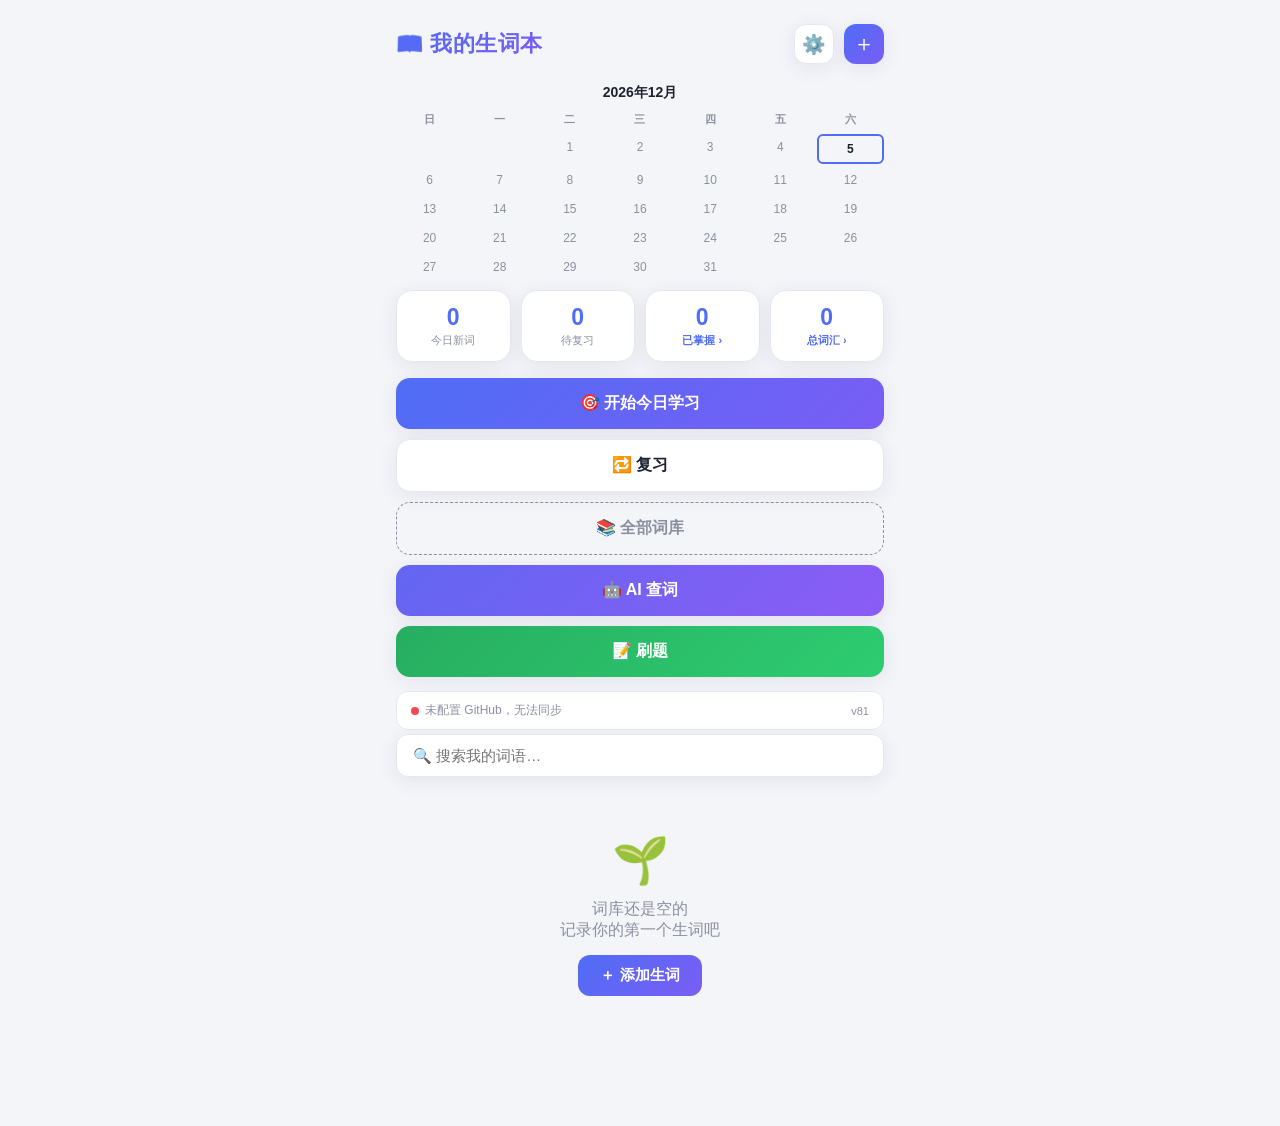
<file: index.html>
<!DOCTYPE html>
<html lang="zh-CN">
<head>
<meta charset="UTF-8">
<meta name="viewport" content="width=device-width, initial-scale=1.0, maximum-scale=1.0, user-scalable=no">
<title>我的生词本</title>
<link rel="stylesheet" href="style.css?v=84">
</head>
<body>
<div id="app">
  <!-- 顶栏 -->
  <header class="topbar">
    <div class="brand">📖 我的生词本</div>
    <div class="top-actions">
      <button class="icon-btn" id="btnSettings" title="设置">⚙️</button>
      <button class="icon-btn add" id="btnAdd" title="添加生词">＋</button>
    </div>
  </header>

  <!-- 学习热力图 -->
  <div class="heatmap" id="heatmap"></div>

  <!-- 今日摘要卡 -->
  <div class="summary" id="summary">
    <div class="sum-cell"><div class="num" id="sNew">0</div><div class="lbl">今日新词</div></div>
    <div class="sum-cell"><div class="num" id="sDue">0</div><div class="lbl">待复习</div></div>
    <div class="sum-cell clickable" id="masteredCell" data-stat="mastered"><div class="num" id="sMastered">0</div><div class="lbl">已掌握 ›</div></div>
    <div class="sum-cell clickable" id="totalCell" data-goto="library"><div class="num" id="sTotal">0</div><div class="lbl">总词汇 ›</div></div>
  </div>

  <!-- 主操作按钮 -->
  <div class="actions">
    <button class="main-btn primary" id="btnStudy">🎯 开始今日学习</button>
    <button class="main-btn" id="btnReview">🔁 复习</button>
    <button class="main-btn ghost" id="btnLibrary">📚 全部词库</button>
    <button class="main-btn ai-query-btn" id="btnAiLookupHome">🤖 AI 查词</button>
    <button class="main-btn quiz-btn" id="btnQuiz">📝 刷题</button>
  </div>

  <!-- 同步状态条 -->
  <div class="sync-bar" id="syncBar">
    <span class="sync-dot" id="syncDot"></span>
    <span class="sync-text" id="syncText">检查中…</span>
    <span class="sync-ver">v81</span>
  </div>

  <!-- 词库搜索 -->
  <div class="searchbar">
    <input id="searchInput" type="text" placeholder="🔍 搜索我的词语…">
  </div>

  <!-- 视图容器 -->
  <div id="view" class="view"></div>
</div>

<!-- 学习覆盖层 -->
<div id="overlay" class="overlay hidden">
  <div class="card-scene">
    <div class="card-progress">
      <span id="cardLabel">今日新词</span>
      <span class="prog-label" id="cardPosition">1 / 20</span>
      <button class="study-exit" id="studyExit" title="退出学习">✕</button>
    </div>
    <div class="flip-card" id="flipCard">
      <div class="flip-inner">
        <!-- 正面：词 + 输入理解 -->
        <div class="flip-face front" id="cardFront">
          <div class="front-body">
            <div class="flip-word" id="frontWord"></div>
            <div class="front-inputs">
              <label>你的理解 <span class="inp-hint">（词义、侧重一起写，意思对就行）</span></label>
              <textarea id="sMeaning" rows="3" placeholder="你理解的词义和适用语境…"></textarea>
              <label>感情色彩</label>
              <input id="sTone" placeholder="你判断它的感情色彩…">
            </div>
            <button class="ai-submit-btn" id="btnAiSubmit">🤖 提交 AI 判定</button>
            <button class="skip-btn" id="btnSkipWord">我不会</button>
          </div>
        </div>
        <!-- 背面：AI 评价 + 完整释义 + 自评 -->
        <div class="flip-face back" id="cardBack">
          <div class="back-body">
            <div class="ai-verdict" id="aiVerdict">
              <div class="ai-label">🤖 AI 评价</div>
              <div class="ai-text" id="aiText"></div>
            </div>
            <div class="back-word" id="backWord"></div>
            <div class="back-content" id="backContent"></div>
            <div class="grade-row self-grade" id="gradeRow">
              <button class="grade bad" data-grade="0">很陌生</button>
              <button class="grade hard" data-grade="1">有点难</button>
              <button class="grade good" data-grade="2">记住了</button>
              <button class="grade easy" data-grade="3">很简单</button>
            </div>
          </div>
        </div>
      </div>
    </div>
  </div>
</div>

<!-- 编辑器 -->
<div id="editor" class="modal fullscreen hidden">
  <div class="editor-sheet">
    <div class="editor-head">
      <span class="editor-title" id="editorTitle">记录生词</span>
      <span class="ai-lookup-btn" id="btnAiLookup">🤖 AI 查词</span>
      <button class="editor-close" data-close>✕</button>
    </div>
    <div class="editor-body">
      <div class="editor-field"><label>词语 / 成语</label><input id="eWord" autocomplete="off"><div class="dup-hint hidden" id="eDupHint"></div></div>
      <div class="editor-field">
        <div class="field-head"><label>释义</label><span class="md-toggle" id="eMeaningToggle">👁 实时预览</span></div>
        <textarea id="eMeaning" rows="3" class="auto-grow"></textarea>
        <div class="md-preview hidden" id="eMeaningPreview"></div>
      </div>
      <div class="editor-field">
        <div class="field-head"><label>侧重</label><span class="md-toggle" id="eFocusToggle">👁 实时预览</span></div>
        <textarea id="eFocus" rows="3" class="auto-grow"></textarea>
        <div class="md-preview hidden" id="eFocusPreview"></div>
      </div>
      <div class="editor-field">
        <div class="field-head"><label>感情色彩</label></div>
        <input id="eTone">
      </div>
      <div class="editor-field">
        <div class="field-head"><label>常见搭配</label><span class="md-toggle" id="eCollocationToggle">👁 实时预览</span></div>
        <textarea id="eCollocation" rows="3" class="auto-grow"></textarea>
        <div class="md-preview hidden" id="eCollocationPreview"></div>
      </div>
      <div class="editor-field">
        <div class="field-head"><label>易错易混</label><span class="md-toggle" id="eMisconstrueToggle">👁 实时预览</span></div>
        <textarea id="eMisconstrue" rows="3" class="auto-grow"></textarea>
        <div class="md-preview hidden" id="eMisconstruePreview"></div>
      </div>
      <!-- 自定义栏目 -->
      <div class="editor-field">
        <div class="field-head"><label>自定义栏目</label><span class="add-custom" id="eAddCustom">＋ 添加栏目</span></div>
        <div id="eCustomFields"></div>
        <div class="custom-tip"></div>
      </div>
    </div>
    <div class="editor-footer"><button class="save-btn" id="eSave">保存</button></div>
  </div>
</div>

<!-- AI 查词面板（编辑器子面板） -->
<div id="aiLookup" class="modal fullscreen hidden">
  <div class="editor-sheet">
    <div class="editor-head">
      <span class="editor-title">🤖 AI 查词</span>
      <span class="ai-model-indicator" id="aiLookupModel"></span>
      <button class="editor-close" id="aiLookupClose">✕</button>
    </div>
    <div class="editor-body">
      <div class="editor-field"><label>输入词语 / 成语</label><input id="aiWord" placeholder="如：沆瀣一气" autocomplete="off"></div>
      <button class="save-btn" id="btnAiLookupGo" style="margin:0 0 16px">查询 AI 解析</button>
      <div class="ai-result" id="aiResult">
        <div class="ai-result-loading hidden" id="aiLoading">正在请求 AI…</div>
        <div class="ai-result-content hidden" id="aiResultContent"></div>
        <button class="save-btn ai-save hidden" id="btnAiSave" style="background:#27ae60;margin-top:14px">⬇️ 一键保存为词条</button>
      </div>
    </div>
  </div>
</div>

<!-- 设置面板 -->
<div id="settings" class="modal hidden">
  <div class="editor-sheet">
    <div class="editor-head">
      <span class="editor-title">设置与同步</span>
      <button class="editor-close" data-close>✕</button>
    </div>
    <div class="editor-body">
      <div class="form-group"><label>每日新词数量</label><input id="sDaily" type="number" min="1" max="100" value="20"></div>
      <div class="form-group"><label>主题</label><select id="sTheme"><option value="light">浅色</option><option value="dark">深色</option></select></div>
      <div class="form-block-title">☁️ GitHub 自动同步</div>
      <div class="form-group"><label>用户名</label><input id="ghUser" placeholder="username"></div>
      <div class="form-group"><label>仓库名</label><input id="ghRepo" placeholder="repo"></div>
      <div class="form-group"><label>分支</label><input id="ghBranch" placeholder="main"></div>
      <div class="form-group"><label>Token（存本机）</label><input id="ghToken" type="password" placeholder="github_pat_..."></div>
      <div class="set-actions">
        <button class="save-btn" id="sSave">保存设置</button>
        <button class="secondary-btn" id="sPull">⬇️ 拉取仓库</button>
        <button class="secondary-btn" id="sPush">☁️ 立即同步</button>
        <button class="secondary-btn" id="sExport">导出备份</button>
      </div>
      <div style="font-size:12px;color:var(--muted);line-height:1.7;margin-top:8px">词条存 words.json，进度存 progress.json。Token 只存本机，不进仓库。</div>
      <div class="form-block-title" style="margin-top:16px">🤖 AI 设置（学习自测 &amp; 查词）</div>
      <div class="ai-profiles" id="aiProfiles">
        <!-- 动态生成多个 API 配置 -->
      </div>
      <button class="secondary-btn" id="btnAddAiProfile" style="margin-bottom:12px;width:100%">＋ 添加 API 配置</button>
      <div class="form-group"><label>自定义查词提示词（可用 `{词语}` 占位）</label><textarea id="aiPromptTmpl" rows="3"></textarea></div>
      <div class="form-group"><label>自定义自测提示词（可用 `{词语}`/`{标准信息}`/`{用户输入}` 占位）</label><textarea id="aiSelfPromptTmpl" rows="3"></textarea></div>
      <div style="font-size:11px;color:var(--muted);line-height:1.6">API Key 只有本机，不上传仓库。提示词留空时使用内置默认（默认内容已显示在框内）。</div>
    </div>
  </div>
</div>

<!-- 刷题页面 -->
<div id="quizPage" class="quiz-container hidden">
  <!-- 阶段1：统计首页 -->
  <div class="quiz-head">
    <span class="quiz-title">📝 逻辑填空刷题</span>
    <button class="quiz-close" id="quizClose">✕</button>
  </div>
  <div class="quiz-body" id="quizHome">
    <div class="quiz-stats-cards">
      <div class="qs-card">
        <div class="qs-num" id="qsTotal">578</div>
        <div class="qs-lbl">总题数</div>
      </div>
      <div class="qs-card">
        <div class="qs-num" id="qsDone">0</div>
        <div class="qs-lbl">已答题</div>
      </div>
      <div class="qs-card">
        <div class="qs-num" id="qsFresh">578</div>
        <div class="qs-lbl">未做</div>
      </div>
      <div class="qs-card accent">
        <div class="qs-num" id="qsAcc">--%</div>
        <div class="qs-lbl">正确率</div>
      </div>
    </div>
    <div class="qs-meta">
      <div class="qs-row"><span>✅ 正确</span><span id="qsCorrect">0</span></div>
      <div class="qs-row"><span>❌ 错误</span><span id="qsWrong">0</span></div>
      <div class="qs-row"><span>🔄 错题待复习</span><span id="qsWrongPool">0</span></div>
      <div class="qs-row"><span>⭐ 已掌握</span><span id="qsMastered">0</span></div>
    </div>
    <div class="qs-start">
      <span class="qs-start-label">每批抽取</span>
      <input type="number" id="quizBatchSize" value="20" min="5" max="200">
      <span>题</span>
      <button class="qs-start-btn" id="quizStartBtn">开始答题</button>
    </div>
  </div>
  <!-- 阶段2：答题界面 -->
  <div class="quiz-body hidden" id="quizBody"></div>
  <div class="quiz-foot hidden" id="quizFoot">
    <button class="quiz-prev" id="quizPrev">上一题</button>
    <span class="quiz-pos" id="quizPos">1/20</span>
    <button class="quiz-next" id="quizNext">下一题</button>
    <button class="quiz-end" id="quizEnd">结束</button>
  </div>
</div>

<div id="toast" class="toast hidden"></div>

<script src="app.js?v=81"></script>
</body>
</html>
</file>
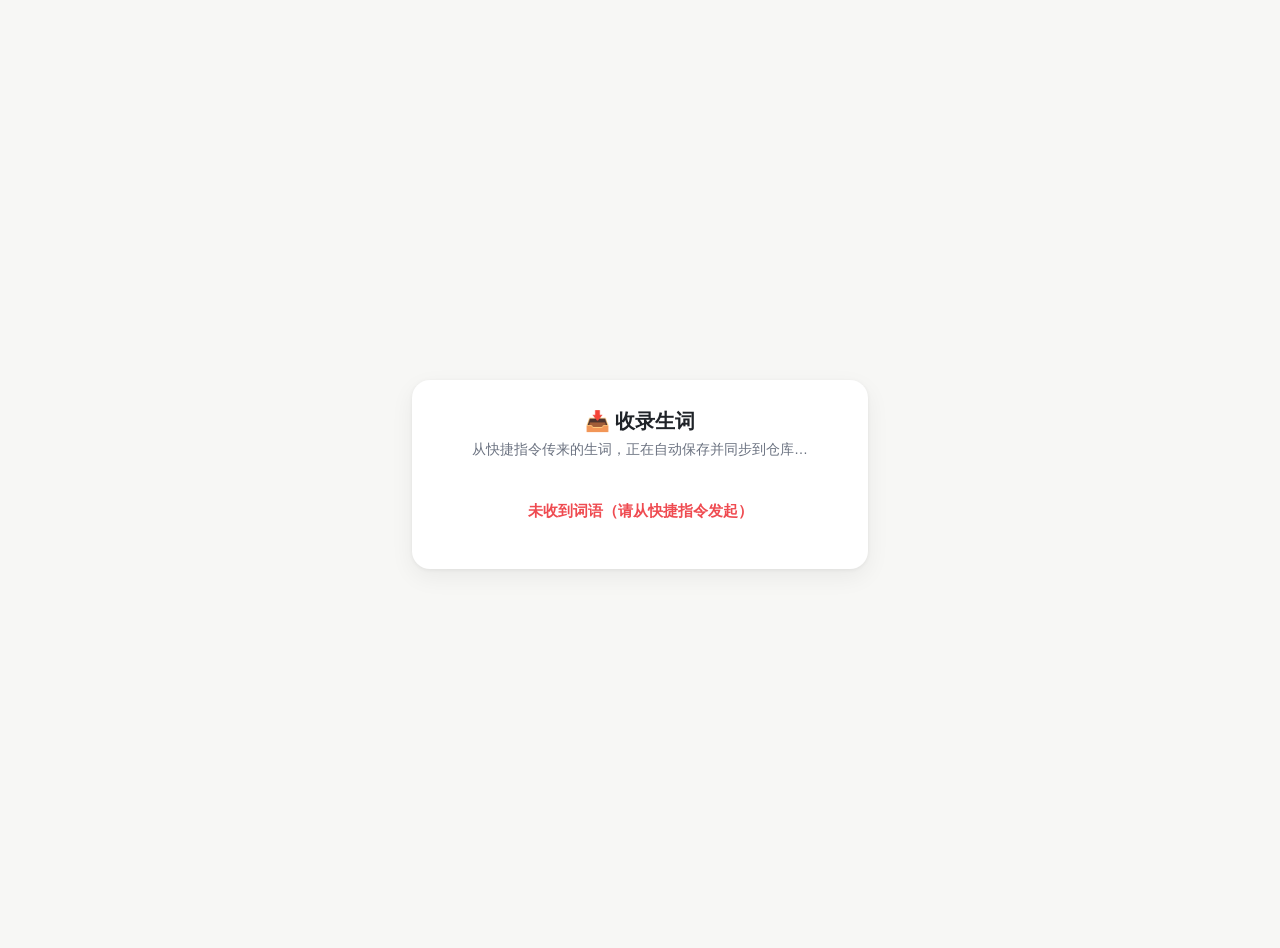
<file: capture.html>
<!DOCTYPE html>
<html lang="zh-CN">
<head>
<meta charset="UTF-8">
<meta name="viewport" content="width=device-width, initial-scale=1.0">
<title>收录生词</title>
<style>
body{font-family:-apple-system,BlinkMacSystemFont,"PingFang SC","Microsoft YaHei",sans-serif;background:#f7f7f5;color:#1f2328;margin:0;min-height:100vh;display:flex;align-items:center;justify-content:center;padding:24px;}
.box{background:#fff;border-radius:18px;box-shadow:0 1px 4px rgba(0,0,0,.06),0 8px 24px rgba(0,0,0,.06);padding:28px;max-width:400px;width:100%;text-align:center;}
h1{font-size:20px;font-weight:800;margin:0 0 6px;}
p.sub{color:#6b7280;font-size:14px;margin:0 0 22px;}
.status{font-size:15px;line-height:1.7;min-height:60px;display:flex;align-items:center;justify-content:center;}
.ok{color:#27ae60;font-weight:700;}
.fail{color:#ef4b51;font-weight:700;}
.btn{display:inline-block;margin-top:14px;border:none;border-radius:10px;background:#1f2328;color:#fff;padding:12px 24px;font-size:15px;font-weight:600;cursor:pointer;text-decoration:none;}
</style>
</head>
<body>
<div class="box">
  <h1>📥 收录生词</h1>
  <p class="sub">从快捷指令传来的生词，正在自动保存并同步到仓库…</p>
  <div class="status" id="status">解析中…</div>
  <a class="btn" id="toApp" style="display:none" href="./index.html">去生词本查看</a>
</div>
<script>
(function(){
  async function main(){
    const status=document.getElementById('status'), toApp=document.getElementById('toApp');
    // 读取从快捷指令传来的数据（放在 location.hash 里）
    let data={};
    try{
      const h=decodeURIComponent(location.hash.replace(/^#capture\??/,''));
      // 支持两种：?word=&meaning= 或 JSON
      if(h.indexOf('{')===0){ data=JSON.parse(h); }
      else{
        const usp=new URLSearchParams(h.startsWith('?')?h:'?'+h);
        usp.forEach((v,k)=>{data[k]=v;});
      }
    }catch(e){ data={}; }
    const word=(data.word||'').trim(), meaning=(data.meaning||'').trim(), thinking=(data.thinking||'').trim();
    if(!word){ status.className='status fail'; status.textContent='未收到词语（请从快捷指令发起）'; return; }
    status.textContent=`收录：${word}`;
    toApp.style.display='inline-block';
    // 同步到 GitHub：走和主应用相同的逻辑（复用 app.js 的 window API 不可行，这里独立实现）
    try{
      const g=JSON.parse(localStorage.getItem('gk_gh')||'{}');
      if(!(g.token&&g.user&&g.repo)){ status.className='status fail'; status.innerHTML='未配置 GitHub。<br>请先在生词本 App 的设置里填写 token'; return; }
      const GH_API='https://api.github.com';
      async function ghGet(path){const r=await fetch(`${GH_API}/repos/${g.user}/${g.repo}/contents/${encodeURIComponent(path)}?ref=${encodeURIComponent(g.branch||'main')}`,{headers:{Authorization:`token ${g.token}`,Accept:'application/vnd.github+json'}});if(r.ok){const j=await r.json();return{content:decodeURIComponent(escape(atob(j.content.replace(/\n/g,'')))),sha:j.sha};}if(r.status===404)return{content:null,sha:null};return null;}
      async function ghPutText(path,text,msg){const url=`${GH_API}/repos/${g.user}/${g.repo}/contents/${encodeURIComponent(path)}`;const body={message:msg||'update',content:btoa(unescape(encodeURIComponent(text)))};const ex=await ghGet(path);if(ex&&ex.sha)body.sha=ex.sha;const r=await fetch(url,{method:'PUT',headers:{Authorization:`token ${g.token}`,Accept:'application/vnd.github+json'},body:JSON.stringify(body)});return r.ok;}
      // 读现有词库
      let words=[];const w=await ghGet('words.json');if(w&&w.content){try{words=JSON.parse(w.content);}catch(e){words=[];}}
      if(!Array.isArray(words))words=[];
      // 防重复（同词语则更新）
      const id='c'+Date.now().toString(36)+Math.random().toString(36).slice(2,6);
      const idx=words.findIndex(x=>x.word===word);
      const card={id,word,meaning,thinking,image:'',updated_at:new Date().toISOString()};
      if(idx>=0){card.id=words[idx].id;words[idx]=card;}else{words.push(card);}
      // 写回
      const okW=await ghPutText('words.json',JSON.stringify(words,null,2),'录入 '+word);
      if(okW){ status.className='status ok'; status.textContent=`✅ 已保存并同步「${word}」`; }
      else{ status.className='status fail'; status.textContent='提交仓库失败，请检查 token 权限'; }
    }catch(err){ status.className='status fail'; status.textContent='同步出错：'+err.message; }
  }
  if(document.readyState==='loading')document.addEventListener('DOMContentLoaded',main);else main();
})();
</script>
</body>
</html>
</file>
<file: style.css>
:root{
  --bg:#f4f5f9;
  --card:#ffffff;
  --primary:#4f6df5;
  --primary-d:#3b53d6;
  --text:#1c2230;
  --muted:#8b90a0;
  --border:#e6e8ef;
  --radius:16px;
  --shadow:0 4px 20px rgba(30,40,90,.08);
  --accent:#ff6b35;
  --bad:#ef4b51; --hard:#f5a623; --good:#27ae60; --easy:#2f80ed;
}
[data-theme=dark]{--bg:#12151d;--card:#1d2230;--text:#e8eaf2;--muted:#7d8398;--border:#2a3040;--shadow:0 4px 20px rgba(0,0,0,.4);}
*{box-sizing:border-box;-webkit-tap-highlight-color:transparent;}
html,body{margin:0;padding:0;}
body{font-family:-apple-system,BlinkMacSystemFont,"PingFang SC","Microsoft YaHei",sans-serif;background:var(--bg);color:var(--text);min-height:100vh;}
#app{max-width:520px;margin:0 auto;padding:16px 16px 90px;}

/* 顶栏 */
.topbar{display:flex;justify-content:space-between;align-items:center;padding:8px 0 14px;}
.brand{font-size:22px;font-weight:800;letter-spacing:.5px;background:linear-gradient(135deg,#4f6df5,#7a5df5);-webkit-background-clip:text;background-clip:text;-webkit-text-fill-color:transparent;}
.top-actions{display:flex;gap:10px;}
.icon-btn{background:var(--card);border:1px solid var(--border);border-radius:12px;width:40px;height:40px;font-size:19px;cursor:pointer;box-shadow:var(--shadow);display:flex;align-items:center;justify-content:center;color:var(--text);}
.icon-btn.add{background:linear-gradient(135deg,#4f6df5,#7a5df5);color:#fff;border:none;font-size:22px;}

/* 摘要 */
.summary{display:grid;grid-template-columns:repeat(4,1fr);gap:10px;margin-bottom:16px;}
.sum-cell{background:var(--card);border:1px solid var(--border);border-radius:var(--radius);padding:13px 6px;text-align:center;box-shadow:var(--shadow);}
.sum-cell.clickable{cursor:pointer;transition:transform .1s;}
.sum-cell.clickable:active{transform:scale(.96);}
.sum-cell .num{font-size:23px;font-weight:800;color:var(--primary);}
.sum-cell .lbl{font-size:11px;color:var(--muted);margin-top:2px;}
.sum-cell.clickable .lbl{color:var(--primary);font-weight:600;}

/* 主按钮 */
.actions{display:flex;flex-direction:column;gap:10px;margin-bottom:14px;}
.main-btn{border:none;border-radius:14px;padding:15px;font-size:16px;font-weight:700;cursor:pointer;background:var(--card);color:var(--text);border:1px solid var(--border);box-shadow:var(--shadow);}
.main-btn.primary{background:linear-gradient(135deg,#4f6df5,#7a5df5);color:#fff;border:none;}
.main-btn.ghost{background:transparent;border:1px dashed var(--muted);color:var(--muted);box-shadow:none;}
.main-btn.ai-query-btn{background:linear-gradient(135deg, #6366f1, #8b5cf6);color:#fff;border:none;}
/* 搜索 */
.searchbar input{width:100%;padding:12px 16px;border-radius:12px;border:1px solid var(--border);background:var(--card);color:var(--text);font-size:15px;box-shadow:var(--shadow);outline:none;margin-bottom:12px;}

/* 视图/词库 */
.view{margin-top:4px;}
.word-card{background:var(--card);border:1px solid var(--border);border-radius:var(--radius);padding:14px 16px;margin-bottom:10px;box-shadow:var(--shadow);}
.wc-top{display:flex;justify-content:space-between;align-items:center;}
.wc-word{font-size:18px;font-weight:800;}
.wc-tag{font-size:11px;color:var(--primary);background:rgba(79,109,245,.12);padding:3px 9px;border-radius:20px;flex:none;}
.wc-src-tag{font-size:10px;color:var(--accent);background:rgba(255,107,53,.08);padding:2px 6px;border-radius:8px;flex:none;margin-left:6px;}
.wc-foot{font-size:11px;color:var(--muted);margin-top:4px;display:flex;gap:8px;}
.wc-learn-info{font-size:11px;color:var(--muted);}
.wc-meaning{font-size:14px;color:var(--muted);margin:6px 0;}
.wc-think{font-size:13px;color:var(--text);border-left:3px solid var(--accent);padding-left:10px;margin-top:8px;line-height:1.6;background:rgba(255,107,53,.06);padding:8px 10px;border-radius:0 8px 8px 0;}
.wc-action{margin-top:8px;text-align:right;}
.wc-action button{border:1px solid var(--border);background:var(--card);color:var(--primary);border-radius:20px;padding:6px 14px;font-size:13px;cursor:pointer;margin-left:6px;}
.wc-action button.del{color:var(--bad);border-color:rgba(239,75,81,.4);background:rgba(239,75,81,.06);}

.section-title{font-size:14px;font-weight:800;color:var(--muted);margin:16px 0 10px;display:flex;justify-content:space-between;align-items:center;}
.lib-back{display:flex;justify-content:space-between;align-items:center;margin:6px 0 6px;}
.lib-back button{border:none;background:none;color:var(--primary);font-size:14px;font-weight:600;padding:8px 0;cursor:pointer;}
.lib-back span{font-size:12px;color:var(--muted);}
.empty{padding:40px 20px;text-align:center;color:var(--muted);}
.empty .icon{font-size:46px;margin-bottom:12px;}
.empty button{margin-top:14px;padding:11px 22px;border:none;border-radius:12px;background:linear-gradient(135deg,#4f6df5,#7a5df5);color:#fff;font-weight:700;font-size:15px;cursor:pointer;}

/* 学习覆盖层 */
.overlay{position:fixed;inset:0;background:rgba(10,12,22,.94);z-index:50;display:flex;align-items:stretch;justify-content:center;padding:10px 16px calc(10px + env(safe-area-inset-bottom));}
.overlay.hidden{display:none;}
.card-scene{width:100%;max-width:460px;display:flex;flex-direction:column;}
.card-progress{display:flex;justify-content:space-between;align-items:center;color:#fff;margin-bottom:10px;font-size:14px;}
.card-progress .prog-label{font-weight:700;background:rgba(255,255,255,.16);padding:3px 12px;border-radius:20px;}
.study-exit{margin-left:auto;border:none;background:rgba(255,255,255,.18);color:#fff;width:30px;height:30px;border-radius:50%;font-size:14px;cursor:pointer;display:flex;align-items:center;justify-content:center;}
.study-exit:active{background:rgba(255,255,255,.35);}
.flip-card{flex:1;perspective:1200px;cursor:pointer;min-height:0;}
.flip-inner{position:relative;width:100%;height:100%;transition:transform .5s;transform-style:preserve-3d;}
.flip-card.flipped .flip-inner{transform:rotateY(180deg);}
.flip-face{position:absolute;inset:0;backface-visibility:hidden;-webkit-backface-visibility:hidden;border-radius:20px;overflow-y:auto;}
.flip-face.front{background:linear-gradient(135deg,#4f6df5,#7a5df5);color:#fff;display:flex;flex-direction:column;overflow-y:auto;}
.front-body{padding:20px 18px 14px;flex:1;display:flex;flex-direction:column;}
.flip-word{font-size:36px;font-weight:800;letter-spacing:2px;line-height:1.2;text-align:center;word-break:break-all;margin-bottom:10px;}
.front-inputs{display:flex;flex-direction:column;gap:6px;margin-bottom:8px;}
.front-inputs label{font-size:13px;font-weight:600;opacity:.9;}
.front-inputs textarea,.front-inputs input{width:100%;padding:10px 12px;border:none;border-radius:10px;background:rgba(255,255,255,.15);color:#fff;font-size:15px;font-family:inherit;resize:none;outline:none;line-height:1.5;}
.front-inputs textarea::placeholder,.front-inputs input::placeholder{color:rgba(255,255,255,.55);}
.inp-hint{font-size:11px;opacity:.7;font-weight:400;}
.ai-submit-btn{width:100%;padding:14px;border:none;border-radius:12px;background:#fff;color:var(--primary);font-size:16px;font-weight:700;cursor:pointer;margin-top:4px;}
.ai-submit-btn:active{opacity:.9;}
.skip-btn{width:100%;padding:12px;border:1.5px solid rgba(255,255,255,.4);border-radius:12px;background:transparent;color:rgba(255,255,255,.8);font-size:14px;font-weight:600;cursor:pointer;margin-top:6px;}

.flip-face.back{background:var(--card);color:var(--text);transform:rotateY(180deg);overflow-y:auto;}
.back-body{padding:16px 18px 14px;flex:1;}
.ai-verdict{background:linear-gradient(135deg, rgba(79,109,245,.1), rgba(122,93,245,.1));border-radius:12px;padding:12px 14px;margin-bottom:12px;border-left:3px solid var(--primary);}
.ai-label{font-size:12px;font-weight:700;color:var(--primary);margin-bottom:4px;}
.ai-text{font-size:14px;line-height:1.7;color:var(--text);white-space:pre-wrap;word-break:break-word;}
.back-word{font-size:22px;font-weight:800;margin-bottom:4px;}
.back-content{font-size:14px;line-height:1.7;}
.back-label{font-size:12px;font-weight:700;color:var(--primary);margin:14px 0 4px;letter-spacing:.5px;}
.back-text{font-size:16px;line-height:1.75;color:var(--text);word-break:break-word;}
.back-think{font-size:15px;line-height:1.75;color:#4a5266;border-left:4px solid var(--accent);padding-left:12px;margin-top:5px;background:rgba(255,107,53,.04);border-radius:0 8px 8px 0;padding-top:6px;padding-bottom:6px;word-break:break-word;}
[data-theme=dark] .back-think{color:#c9cede;}

.self-grade{padding-top:10px;margin-top:8px;border-top:1px solid var(--border);display:flex;gap:6px;}

/* Markdown 元素样式 */
.wc-think p,.back-text p,.back-think p{margin:4px 0;}
.wc-think h1,.wc-think h2,.wc-think h3,.wc-think h4,
.back-text h1,.back-text h2,.back-text h3,.back-text h4,
.back-think h1,.back-think h2,.back-think h3,.back-think h4{margin:8px 0 4px;line-height:1.4;}
.wc-think h1,.back-text h1,.back-think h1{font-size:1.3em;}
.wc-think h2,.back-text h2,.back-think h2{font-size:1.2em;}
.wc-think h3,.back-text h3,.back-think h3{font-size:1.1em;}
.wc-think ul,.wc-think ol,.back-text ul,.back-text ol,.back-think ul,.back-think ol{margin:4px 0;padding-left:1.5em;}
.wc-think li,.back-text li,.back-think li{margin:2px 0;}
.wc-think blockquote,.back-text blockquote,.back-think blockquote{margin:6px 0;padding:2px 12px;border-left:3px solid var(--accent);color:var(--muted);background:rgba(255,107,53,.05);border-radius:0 6px 6px 0;}
.wc-think code,.back-text code,.back-think code{background:rgba(79,109,245,.1);padding:1px 5px;border-radius:4px;font-size:.9em;font-family:ui-monospace,Menlo,monospace;}
/* Typora 风格多级列表：缩进 + 按层级符号 */
.md-li{padding-left:18px;position:relative;margin:2px 0;line-height:1.6;}
.md-ul.lv0{padding-left:18px;} .md-ul.lv0::before{content:'•';position:absolute;left:4px;color:var(--text);}
.md-ul.lv1{padding-left:36px;} .md-ul.lv1::before{content:'◦';position:absolute;left:20px;color:var(--muted);}
.md-ul.lv2{padding-left:54px;} .md-ul.lv2::before{content:'▪';position:absolute;left:38px;color:var(--muted);}
.md-ul.lv3,.md-ul.lv4,.md-ul.lv5{padding-left:72px;} .md-ul.lv3::before,.md-ul.lv4::before,.md-ul.lv5::before{content:'▸';position:absolute;left:56px;color:var(--muted);}
.md-ol{padding-left:18px;}.md-ol::before{content:attr(data-n)'.';position:absolute;left:2px;color:var(--text);width:16px;text-align:right;}
.md-ol.lv1{padding-left:36px;}.md-ol.lv1::before{left:18px;}
.md-ol.lv2{padding-left:54px;}.md-ol.lv2::before{left:36px;}
.wc-think pre,.back-text pre,.back-think pre{background:#f1f2f5;padding:8px 10px;border-radius:8px;overflow-x:auto;margin:6px 0;}
[data-theme=dark] .wc-think pre,[data-theme=dark] .back-text pre,[data-theme=dark] .back-think pre{background:#2a2f3e;}
.wc-think pre code,.back-text pre code,.back-think pre code{background:none;padding:0;}
.card-hint{color:#fff;opacity:.7;text-align:center;padding-top:10px;font-size:13px;}
.grade-row{display:flex;gap:8px;padding-top:12px;}
.grade{flex:1;border:none;border-radius:14px;padding:15px 4px;font-size:15px;font-weight:700;color:#fff;cursor:pointer;}
.grade.bad{background:var(--bad);}.grade.hard{background:var(--hard);}.grade.good{background:var(--good);}.grade.easy{background:var(--easy);}

/* 弹窗/编辑器 */
.modal{position:fixed;inset:0;background:rgba(10,12,22,.55);z-index:60;display:flex;align-items:flex-end;justify-content:center;}
.modal.hidden{display:none;}
/* 编辑器全屏模式 */
.modal.fullscreen{align-items:stretch;}
.modal.fullscreen .editor-sheet{height:100dvh;max-height:none;border-radius:0;padding-top:6px;}
.modal.fullscreen .editor-title{font-size:20px;}
.editor-sheet{background:var(--card);width:100%;max-width:520px;border-radius:20px 20px 0 0;padding:0 20px calc(20px + env(safe-area-inset-bottom));max-height:88vh;display:flex;flex-direction:column;}
.editor-head{display:flex;justify-content:space-between;align-items:center;padding:18px 0 12px;flex:none;}
.editor-title{font-size:17px;font-weight:700;}
.editor-close{border:none;background:var(--border);border-radius:8px;width:32px;height:32px;cursor:pointer;font-size:15px;color:var(--muted);}
.editor-body{overflow-y:auto;flex:1;padding-bottom:8px;}
.editor-field{margin-bottom:14px;}
.editor-field label{display:block;font-size:13px;font-weight:600;color:var(--muted);margin-bottom:6px;}
.field-head{display:flex;justify-content:space-between;align-items:center;margin-bottom:6px;}
.field-head label{margin-bottom:0;}
.md-toggle{font-size:12px;color:var(--primary);cursor:pointer;padding:3px 8px;border-radius:6px;background:rgba(79,109,245,.1);}
.dup-hint{font-size:12px;color:var(--bad);background:rgba(239,75,81,.08);padding:6px 10px;border-radius:8px;margin-top:6px;}
.dup-hint.psing{color:var(--good);background:rgba(39,174,96,.08);}
/* 自定义栏目 */
.add-custom{font-size:12px;color:var(--primary);cursor:pointer;padding:3px 8px;border-radius:6px;background:rgba(79,109,245,.1);font-weight:600;}
.custom-tip{font-size:11px;color:var(--muted);margin-top:6px;}
.custom-field{margin-bottom:10px;}
.custom-preview-wrap{margin-top:6px;}
.custom-prev-toggle{font-size:12px;color:var(--primary);cursor:pointer;padding:3px 8px;border-radius:6px;background:rgba(79,109,245,.1);font-weight:600;display:inline-block;}
.custom-row{display:flex;gap:8px;margin-bottom:10px;align-items:stretch;}
.custom-row input.c-name{width:84px;flex:none;margin:0;padding:12px 10px;border-radius:10px;border:1px solid var(--border);background:var(--bg);color:var(--text);font-size:15px;outline:none;min-height:58px;}
.custom-row textarea.c-val{flex:1;margin:0;min-height:56px;padding:12px 14px;border-radius:10px;border:1px solid var(--border);background:var(--bg);color:var(--text);font-size:15px;line-height:1.6;font-family:inherit;overflow-y:hidden;resize:none;outline:none;}
/* AI 查词 */
.ai-lookup-btn{font-size:13px;color:#fff;cursor:pointer;padding:6px 12px;border-radius:10px;background:linear-gradient(135deg, #6366f1, #8b5cf6);font-weight:600;margin-right:auto;margin-left:12px;white-space:nowrap;}
.ai-model-indicator{font-size:11px;color:var(--muted);margin-left:auto;margin-right:8px;white-space:nowrap;}
.ai-result{border:1px solid var(--border);border-radius:12px;padding:14px;margin-top:10px;background:var(--bg);}
.ai-result-loading{color:var(--muted);font-size:14px;}
.ai-result-content{font-size:14px;line-height:1.7;white-space:pre-wrap;word-break:break-word;}
.ai-result-content b{color:var(--primary);}
.ai-result-content hr{border:none;border-top:1px solid var(--border);margin:10px 0;}
.ai-save{margin-top:12px;}
/* 同步状态条 */
.sync-bar{display:flex;align-items:center;gap:6px;padding:10px 14px;margin:12px 0 4px;border-radius:12px;background:var(--card);border:1px solid var(--border);font-size:12px;color:var(--muted);}
.sync-dot{width:8px;height:8px;border-radius:50%;flex:none;background:var(--muted);}
.sync-dot.ok{background:var(--good);}
.sync-dot.fail{background:var(--bad);}
.sync-ver{margin-left:auto;color:var(--muted);font-size:11px;}
/* 学习日历 */
.heatmap{margin:6px 0 10px;}
.cal-title{font-size:14px;font-weight:700;color:var(--text);text-align:center;margin-bottom:6px;}
.cal-grid{display:grid;grid-template-columns:repeat(7,1fr);gap:3px;}
.cal-cell{border-radius:6px;text-align:center;padding:6px 0;font-size:12px;color:var(--muted);background:var(--bg);}
.cal-hd{font-size:11px;font-weight:600;color:var(--muted);padding:4px 0;}
.cal-empty{background:transparent;}
.cal-done{background:var(--good);color:#fff;font-weight:700;}
.cal-today{border:2px solid var(--primary);font-weight:700;color:var(--text);}
/* 多 API 配置卡片 */
.ai-profiles{margin-bottom:8px;}
.ai-profile{background:var(--bg);border:1px solid var(--border);border-radius:12px;padding:12px;margin-bottom:8px;position:relative;}
.ai-profile.active{border-color:var(--primary);box-shadow:0 0 0 2px rgba(79,109,245,.15);}
.ai-profile-header{display:flex;justify-content:space-between;align-items:center;margin-bottom:6px;}
.ai-profile-name{font-size:14px;font-weight:700;flex:1;min-width:0;}
.ai-profile-name input{width:100%;font-size:14px;font-weight:700;border:none;background:transparent;color:var(--text);outline:none;padding:4px 0;}
.ai-profile-badge{font-size:11px;padding:2px 8px;border-radius:10px;background:rgba(39,174,96,.12);color:var(--good);flex:none;margin-left:8px;}
.ai-profile-body{display:flex;flex-direction:column;gap:6px;}
.ai-profile-body input,.ai-profile-body select{width:100%;padding:10px 12px;border:1px solid var(--border);border-radius:8px;background:var(--card);color:var(--text);font-size:13px;outline:none;}
.ai-profile-model-row{display:flex;gap:8px;align-items:center;}
.ai-profile-model-row select{flex:1;}
.ai-profile-model-row button{flex:none;font-size:12px;padding:8px 12px;border:1px solid var(--border);border-radius:8px;background:var(--card);color:var(--primary);cursor:pointer;}
.ai-profile-actions{display:flex;gap:8px;justify-content:flex-end;margin-top:4px;}
.ai-profile-actions button{font-size:12px;padding:4px 10px;border:1px solid var(--border);border-radius:8px;background:var(--card);color:var(--muted);cursor:pointer;}
.ai-profile-actions button.activate-btn{color:var(--primary);border-color:var(--primary);}
.custom-row .c-del{border:none;background:var(--border);border-radius:8px;width:34px;min-height:56px;flex:none;color:var(--bad);cursor:pointer;font-size:15px;margin:0;align-self:stretch;}
/* textarea 自适应高度（两行起、随输入增长） */
.auto-grow, textarea.c-val{overflow-y:hidden;min-height:56px;resize:none;}
.md-toggle:active{opacity:.7;}
.md-preview{background:var(--bg);border:1px dashed var(--border);border-radius:10px;padding:12px 14px;margin-top:8px;font-size:14px;line-height:1.7;color:var(--text);}
.md-preview p{margin:4px 0;}
.md-preview h1,.md-preview h2,.md-preview h3,.md-preview h4{margin:8px 0 4px;line-height:1.4;}
.md-preview ul,.md-preview ol{margin:4px 0;padding-left:1.5em;}
.md-preview li{margin:2px 0;}
.md-preview blockquote{margin:6px 0;padding:2px 12px;border-left:3px solid var(--accent);color:var(--muted);background:rgba(255,107,53,.05);border-radius:0 6px 6px 0;}
.md-preview code{background:rgba(79,109,245,.1);padding:1px 5px;border-radius:4px;font-size:.9em;}
.md-preview pre{background:#f1f2f5;padding:8px 10px;border-radius:8px;overflow-x:auto;margin:6px 0;}
[data-theme=dark] .md-preview pre{background:#2a2f3e;}
.modal.fullscreen .editor-body{padding-top:4px;}
.editor-body input,.editor-body textarea,.editor-body select{width:100%;padding:14px 16px;border:1px solid var(--border);border-radius:12px;background:var(--bg);color:var(--text);font-size:16px;font-family:inherit;resize:vertical;outline:none;line-height:1.6;}
.editor-body select{appearance:auto;height:48px;padding:0 12px;font-size:15px;cursor:pointer;}
.editor-body input#eWord{font-size:18px;font-weight:600;padding-top:16px;padding-bottom:16px;}
.editor-body textarea#eMeaning{min-height:56px;}
.editor-body input:focus,.editor-body textarea:focus{border-color:var(--primary);background:#fff;}
[data-theme=dark] .editor-body input:focus,[data-theme=dark] .editor-body textarea:focus{background:#262b3a;}
.editor-footer{padding:12px 0 0;flex:none;}
.save-btn{width:100%;padding:16px;border:none;border-radius:14px;background:linear-gradient(135deg,#4f6df5,#7a5df5);color:#fff;font-size:17px;font-weight:700;cursor:pointer;}

/* 设置 */
.form-block-title{font-size:14px;font-weight:700;margin:6px 0 10px;}
.form-group{display:block;width:100%;padding:0;background:none;border:none;box-shadow:none;}
.form-group label{display:block;font-size:12px;color:var(--muted);margin-bottom:5px;width:auto;}
.form-group input,.form-group select{width:100%;padding:12px 14px;border:1px solid var(--border);border-radius:10px;background:var(--bg);color:var(--text);font-size:15px;margin:0 0 10px;outline:none;font-family:inherit;}
.set-actions{display:grid;grid-template-columns:1fr 1fr;gap:8px;}
.secondary-btn{width:100%;padding:13px;border:1.5px solid var(--border);border-radius:11px;background:var(--card);color:var(--text);font-size:14px;cursor:pointer;}

/* toast */
.toast{position:fixed;bottom:30px;left:50%;transform:translateX(-50%);background:#1c2230;color:#fff;padding:12px 22px;border-radius:12px;font-size:14px;z-index:80;box-shadow:0 4px 20px rgba(0,0,0,.3);max-width:90%;text-align:center;}
.toast.hidden{display:none;}
.hidden{display:none !important;}

/* 刷题页面 */
.quiz-container{position:fixed;inset:0;background:var(--bg);z-index:65;display:flex;flex-direction:column;}
.quiz-container.hidden{display:none;}
.quiz-head{display:flex;justify-content:space-between;align-items:center;padding:16px 20px 10px;border-bottom:1px solid var(--border);flex:none;}
.quiz-title{font-size:18px;font-weight:800;}
.quiz-close{border:none;background:var(--border);border-radius:8px;width:32px;height:32px;font-size:15px;cursor:pointer;color:var(--muted);}
.quiz-body{flex:1;overflow-y:auto;padding:16px 18px;}
.quiz-foot{display:flex;justify-content:space-between;align-items:center;padding:14px 18px calc(18px+env(safe-area-inset-bottom));border-top:1px solid var(--border);flex:none;background:var(--card);}
.quiz-foot button{border:1px solid var(--border);border-radius:10px;background:var(--bg);color:var(--text);padding:12px 24px;font-size:16px;cursor:pointer;min-width:80px;}
.quiz-pos{font-size:14px;color:var(--muted);}
.quiz-stem{font-size:17px;line-height:2.0;color:var(--text);margin-bottom:18px;text-indent:2em;}
.quiz-stem b{color:var(--primary);font-size:17px;}
.quiz-option{display:block;width:100%;text-align:left;padding:16px 18px;margin-bottom:10px;border:1.5px solid var(--border);border-radius:12px;background:var(--card);font-size:16px;line-height:1.7;cursor:pointer;color:var(--text);-webkit-tap-highlight-color:transparent;touch-action:manipulation;user-select:none;}
.quiz-option.correct{border-color:var(--good);background:rgba(39,174,96,.08);}
.quiz-option.wrong{border-color:var(--bad);background:rgba(239,75,81,.08);}
.quiz-option.reveal{border-color:var(--primary);background:rgba(79,109,245,.08);}
.quiz-option:active{opacity:.7;}
.quiz-result{font-size:16px;font-weight:700;margin:8px 0 14px;padding:8px 0;}
.quiz-result.ok{color:var(--good);}
.quiz-result.fail{color:var(--bad);}
/* 批显和统计 — */
.quiz-batch-size{font-size:13px;color:var(--muted);margin-left:auto;margin-right:8px;}
.quiz-batch-size input{font-size:13px;width:50px;text-align:center;border:1px solid var(--border);border-radius:6px;padding:2px;}
.quiz-stats-cards{display:grid;grid-template-columns:1fr 1fr;gap:10px;margin-bottom:14px;}
.qs-card{background:var(--card);border:1px solid var(--border);border-radius:12px;padding:16px 10px;text-align:center;box-shadow:var(--shadow);}
.qs-card.accent{background:linear-gradient(135deg, rgba(79,109,245,.08), rgba(122,93,245,.08));border-color:var(--primary);}
.qs-num{font-size:26px;font-weight:800;color:var(--primary);}
.qs-lbl{font-size:11px;color:var(--muted);margin-top:2px;}
.qs-meta{margin-bottom:16px;}
.qs-row{display:flex;justify-content:space-between;padding:8px 12px;border-bottom:1px solid var(--border);font-size:14px;}
.qs-start{display:flex;align-items:center;gap:8px;padding:12px 0;}
.qs-start-label{font-size:14px;color:var(--muted);}
.qs-start input{width:56px;padding:10px;border:1px solid var(--border);border-radius:10px;text-align:center;font-size:16px;}
.qs-start-btn{flex:1;padding:14px;border:none;border-radius:12px;background:linear-gradient(135deg,#27ae60,#2ecc71);color:#fff;font-size:16px;font-weight:700;cursor:pointer;}
.quiz-stats-btn{border:none;background:var(--border);border-radius:8px;width:30px;height:30px;font-size:14px;cursor:pointer;margin-right:6px;}
.quiz-stats-panel{position:absolute;inset:0;background:var(--bg);z-index:2;overflow-y:auto;padding:16px;}
.quiz-stats-panel.hidden{display:none;}
.quiz-stats-content{font-size:14px;line-height:1.8;}
.quiz-stats-content b{color:var(--primary);}
.quiz-stats-close{float:right;border:none;background:var(--border);border-radius:8px;width:28px;height:28px;font-size:13px;cursor:pointer;}
.quiz-word-tags{display:grid;grid-template-columns:1fr 1fr;gap:8px;margin-top:12px;}
.quiz-end{border:1px solid var(--bad)!important;color:var(--bad)!important;}
.quiz-word-tag{padding:4px 10px;border-radius:10px;background:var(--bg);border:1px solid var(--border);font-size:13px;cursor:pointer;color:var(--text);}
.quiz-word-tag.inlib{background:rgba(39,174,96,.08);border-color:var(--good);color:var(--good);}
.main-btn.quiz-btn{background:linear-gradient(135deg, #27ae60, #2ecc71);color:#fff;border:none;}
</file>
